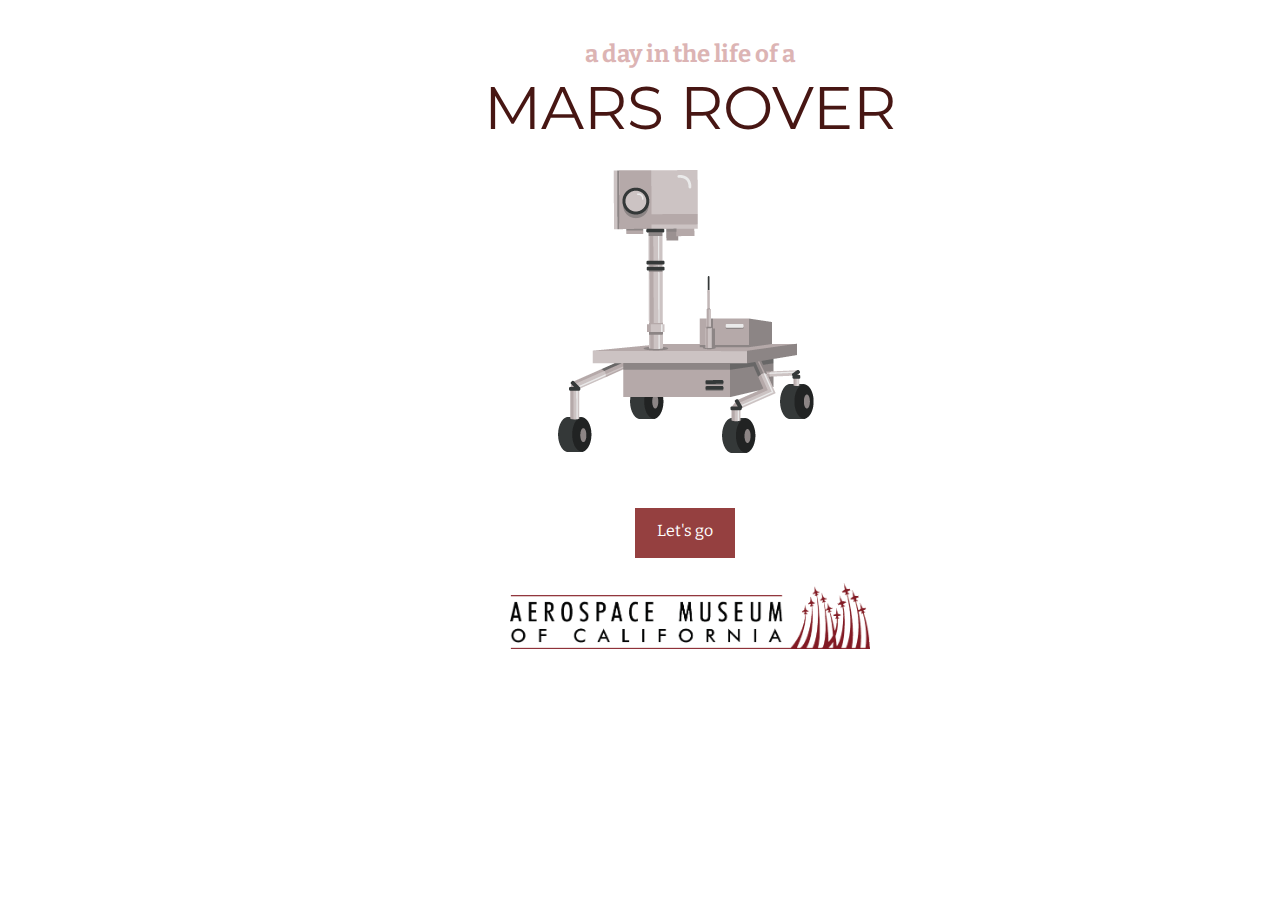
<file: index.html>
<!DOCTYPE html>
<html lang="en"> 

<head>
	<meta charset="UTF-8">
	<title>Explore It!</title>
	<link rel="stylesheet" media="screen and (min-width: 780px)" href="css/screen.css">
	<link rel="stylesheet" media="screen and (min-width: 480px) and (max-width: 780px)" href="css/tablet.css">
	<link rel="stylesheet" media="screen and (max-width: 480px)" href="css/phone.css">
	
<link href='https://fonts.googleapis.com/css?family=Nunito:300,400|Bitter:400,700|Montserrat' rel='stylesheet' type='text/css'></head>

<body>

<section id=main>
	
	<section id=title>
	<h2 id=heading1>a day in the life of a</h2>
	<h1 id=heading2>MARS ROVER</h1>
	</section> 
	
	<img id=rover src="images/mars_rover.gif" alt="illustration of mars rover">
	
	<section id=go>
	<p><a href="rovers/html/rovers.html">Let's go</a></p>
	</section>
	
	<img id=logo src="images/museum_logo.png" alt="Museum's Logo">
</section>

</body>

</html>
</file>
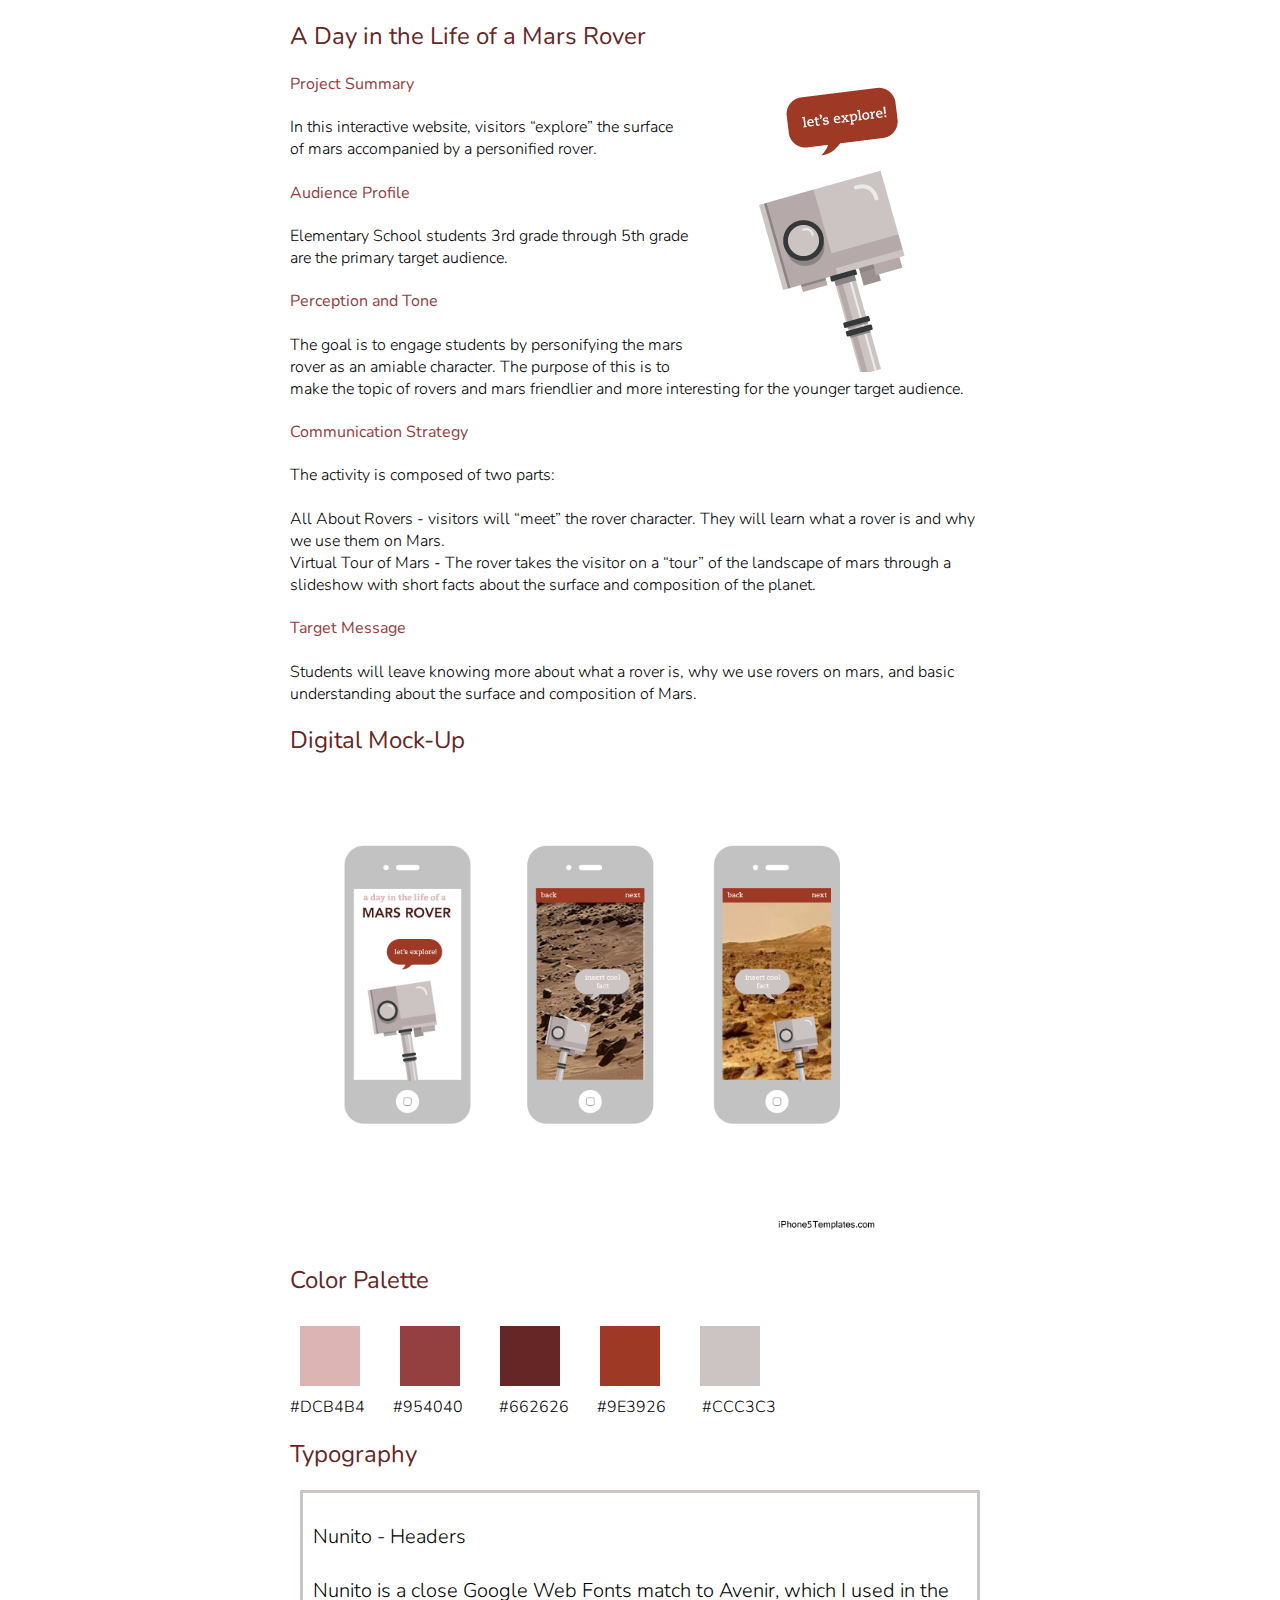
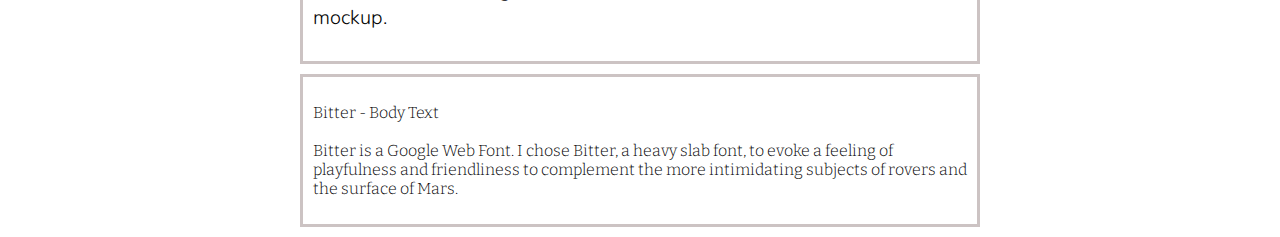
<file: staging/index.html>
<!DOCTYPE html>
<html lang=en>

<head>
<meta charset=UTF-8>
<title>Explore It!</title> 
<link href='https://fonts.googleapis.com/css?family=Bitter|Nunito:400,300' rel='stylesheet' type='text/css'>
</head>

<style>
#main-body {
			width: 700px;
			margin: 0 auto;}
			
h2 {font-family: 'Nunito', sans-serif;
	font-weight: 400;
	color: #662626;}
h4 {font-family: 'Nunito', sans-serif;
	font-weight: 400;
	color: #954040;}
h5 {font-family: 'Nunito', sans-serif;
	font-weight: 400;} 
p {font-family: 'Nunito', sans-serif;
   font-weight: 300;}
   
#box1 {width: 60px;
	   height: 60px;
	   background-color: #DCB4B4;  
	   float: left;
	   margin: 10px;
	   margin-right: 30px;}
	   
#box2 {width: 60px;
	   height: 60px;
	   background-color: #954040;  
	   float: left;
	   margin: 10px;
	   margin-right: 30px;}
	   
#box3 {width: 60px;
	   height: 60px;
	   background-color: #662626;  
	   float: left;
	   margin: 10px;
	   margin-right: 30px;}
	   
#box4 {width: 60px;
	   height: 60px;
	   background-color: #9E3926;  
	   float: left;
	   margin: 10px;
	   margin-right: 30px;}
	   
#box5 {width: 60px;
	   height: 60px;
	   background-color: #CCC3C3;  
	   float: left;
	   margin: 10px;
	   margin-right: 30px;}
	   
#mockup {width: 600px;}

#rover {float: right;}
</style>

<body>
<section id=main-body>
<h2>A Day in the Life of a Mars Rover</h2>

<img id=rover src="images/explore.gif">
<h4>Project Summary</h4>
<p>In this interactive website, visitors “explore” the surface of mars accompanied by a personified rover. 
</p>
<h4>Audience Profile</h4>
<p>Elementary School students 3rd grade through 5th grade are the primary target audience. </p>
<h4>Perception and Tone</h4>
<p>
The goal is to engage students by personifying the mars rover as an amiable character. The purpose of this is to make the topic of rovers and mars friendlier and more interesting for the younger target audience. 
</p>
<h4>Communication Strategy</h4>
<p>
The activity is composed of two parts:
<br></br>
All About Rovers - visitors will “meet” the rover character. They will learn what a rover is and why we use them on Mars.

<br />
Virtual Tour of Mars - The rover takes the visitor on a “tour” of the landscape of mars through a slideshow with short facts about the surface and composition of the planet.  
</p>

<h4>Target Message</h4>
<p>
Students will leave knowing more about what a rover is, why we use rovers on mars, and basic understanding about the surface and composition of Mars.  
</p>

<h2>Digital Mock-Up</h2>

<img id=mockup src="images/iphone_mars.png" alt="Digital Mockup">

<h2>Color Palette</h2>

<section id = box1>
</section> 

<section id = box2>
</section> 

<section id = box3>
</section> 

<section id = box4>
</section> 

<section id = box5>
</section> 

<p style="clear:both;">
#DCB4B4  &nbsp; &nbsp; &nbsp;
#954040 &nbsp; &nbsp; &nbsp; &nbsp;
#662626 &nbsp; &nbsp; &nbsp; 
#9E3926 &nbsp; &nbsp; &nbsp; &nbsp; 
#CCC3C3
</p>

<h2>Typography</h2>


<article style="border-style: solid; border-color: #CCC3C3; padding: 10px; margin: 10px; "> 
<p style="font-family: 'Nunito', sans-serif; font-weight: 300; font-size: 20px;">Nunito - Headers
<br></br>
Nunito is a close Google Web Fonts match to Avenir, which I used in the mockup.
</p>
</article>

<article style="border-style: solid; border-color: #CCC3C3; padding: 10px; margin: 10px; "> 
<p style="font-family: 'Bitter', sans-serif;">Bitter - Body Text
<br></br>
Bitter is a Google Web Font. I chose Bitter, a heavy slab font, to evoke a feeling of playfulness and friendliness to complement the more intimidating subjects of rovers and the surface of Mars. 
</p>
</article>

</section> 

</body>

</html>
</file>
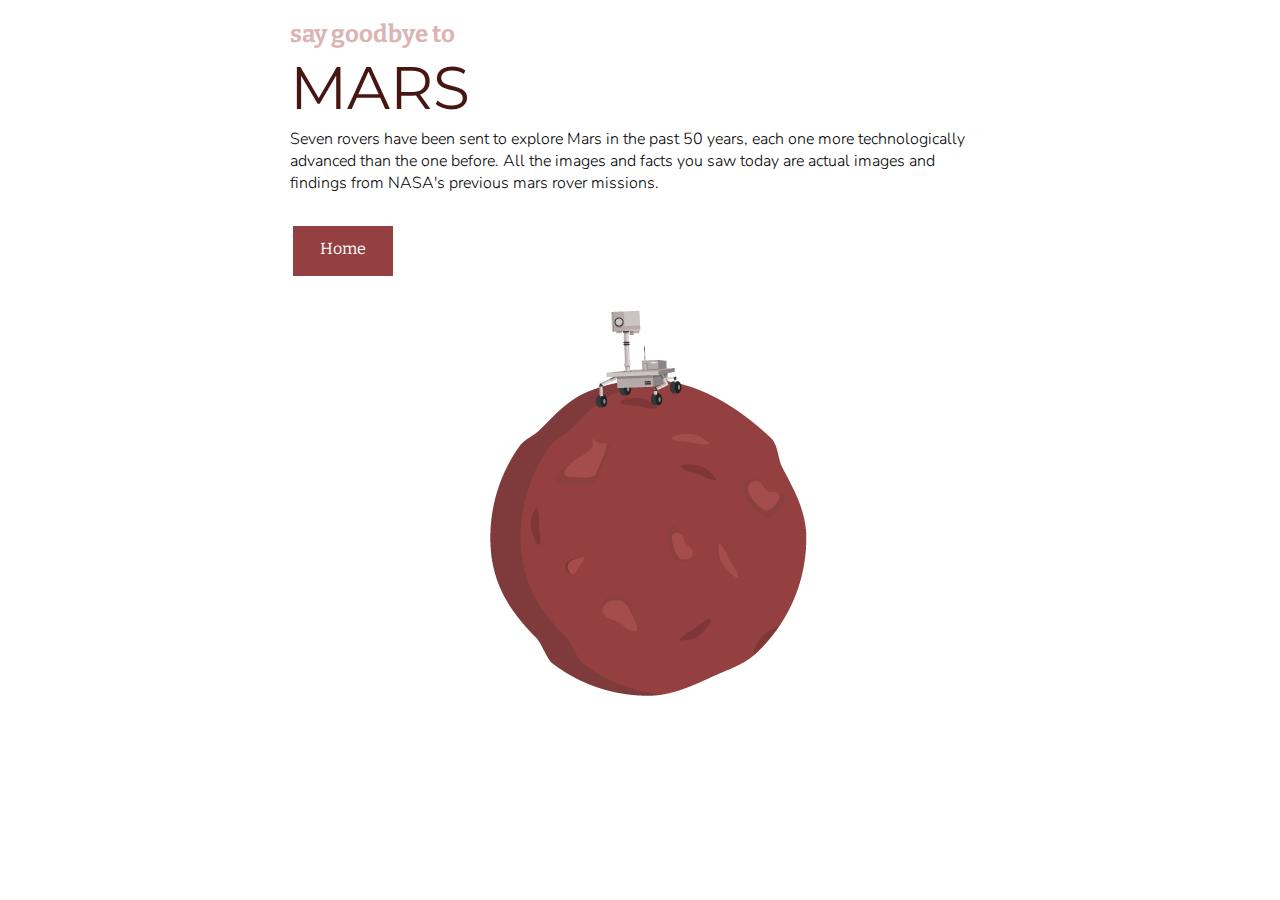
<file: end/html/end.html>
<!DOCTYPE html>
<html lang="en"> 

<head>
	<meta charset="UTF-8">
	<title>Goodbye!</title>
	<link rel="stylesheet" media="screen and (min-width: 780px)" href="../css/screen.css">
	<link rel="stylesheet" media="screen and (min-width: 480px) and (max-width: 780px)" href="../css/tablet.css">
	<link rel="stylesheet" media="screen and (max-width: 480px)" href="../css/phone.css">
	
<link href='https://fonts.googleapis.com/css?family=Nunito:300,400|Bitter:400,700|Montserrat' rel='stylesheet' type='text/css'></head>

<body>

<section id=main>
<h2 id=heading1> say goodbye to </h2>
<h1 id=heading2> MARS </h1>

<p id=description> Seven rovers have been sent to explore Mars in the past 50 years, each one more technologically advanced than the one before. 

All the images and facts you saw today are actual images and findings from NASA's previous mars rover missions. 
</p> 

<img id=planet src="../images/rover_on_mars.png" alt="Rover on the planet">

<section id=go>
	<p><a href="../../index.html">Home</a></p>
</section>

</section>

</body>

</html>
</file>
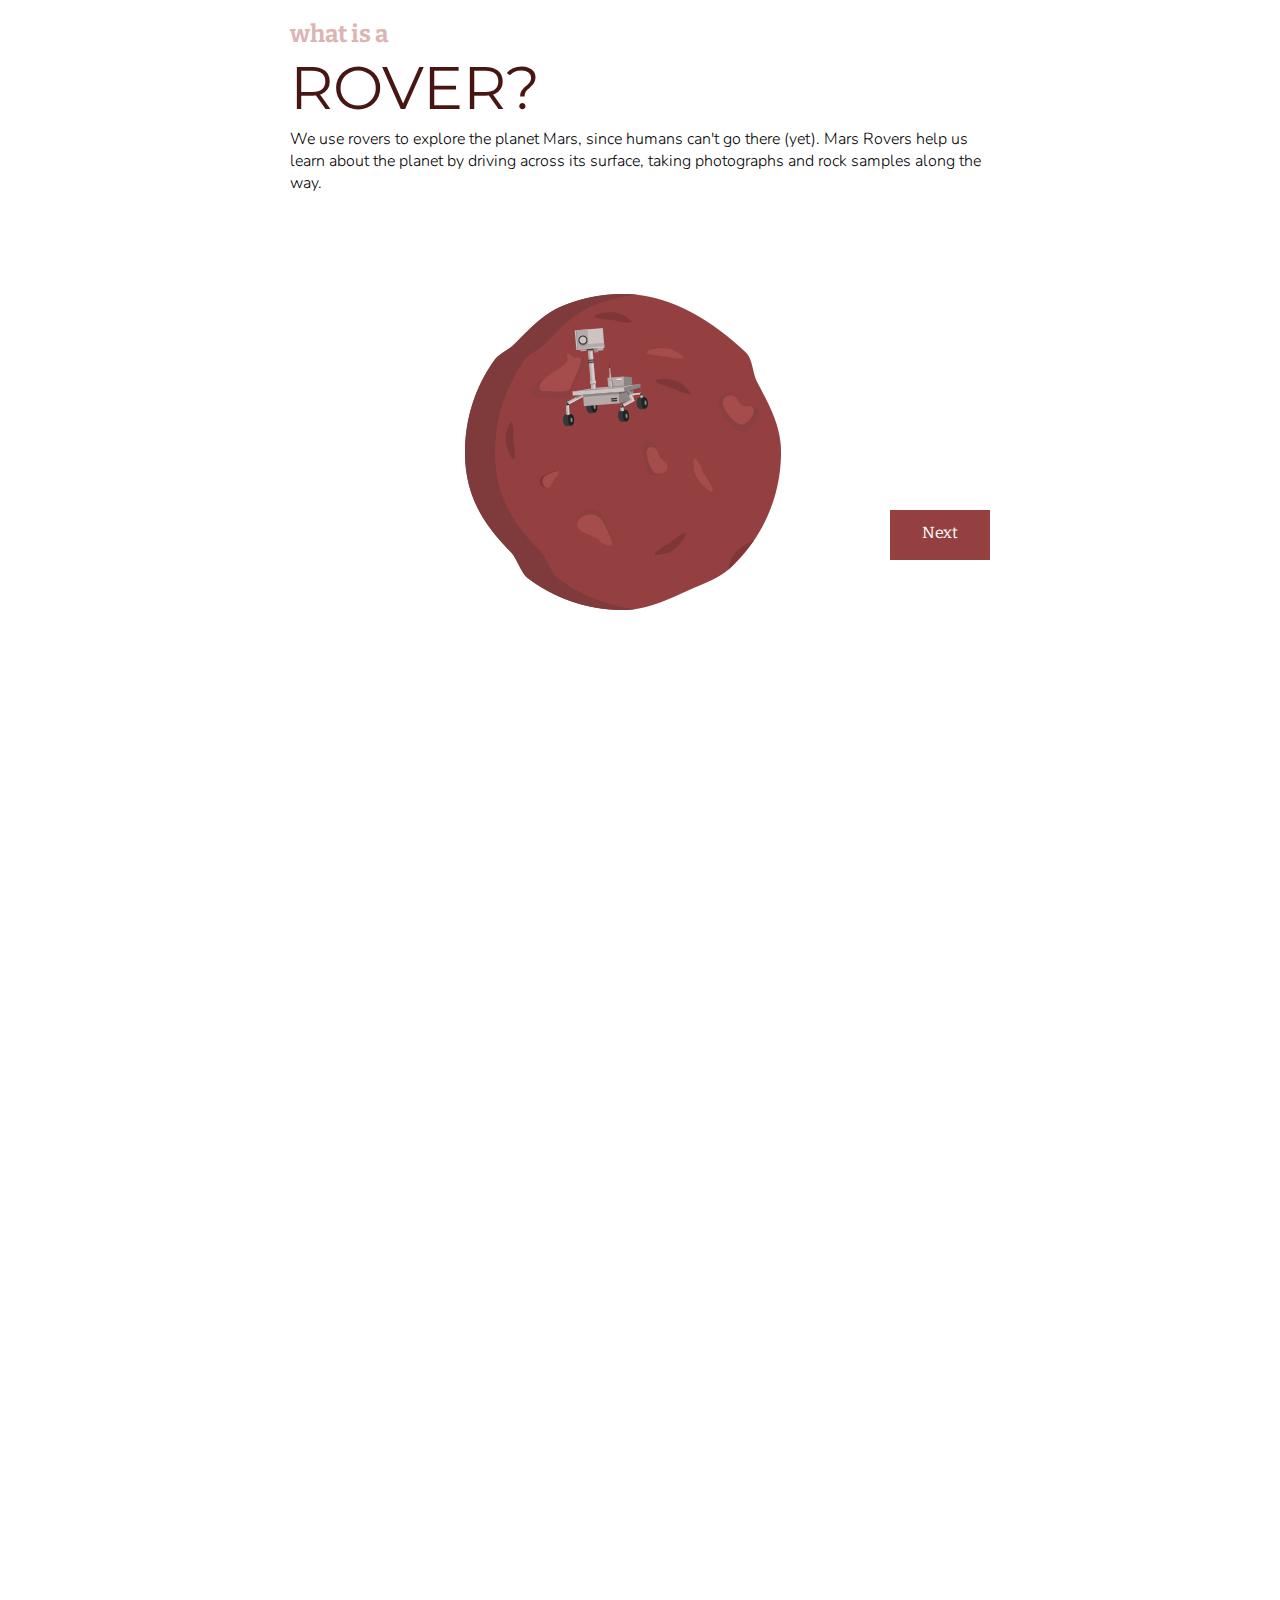
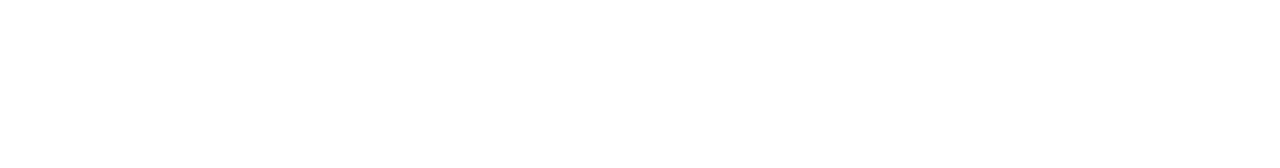
<file: rovers/html/rovers.html>
<!DOCTYPE html>
<html lang="en"> 

<head>
	<meta charset="UTF-8">
	<title>What's a Rover? </title>
	<link rel="stylesheet" media="screen and (min-width: 780px)" href="../css/screen.css">
	<link rel="stylesheet" media="screen and (min-width: 480px) and (max-width: 780px)" href="../css/tablet.css">
	<link rel="stylesheet" media="screen and (max-width: 480px)" href="../css/phone.css">
	
<link href='https://fonts.googleapis.com/css?family=Nunito:300,400|Bitter:400,700|Montserrat' rel='stylesheet' type='text/css'></head>

<body>

<section id=main>
<h2 id=heading1> what is a </h2>
<h1 id=heading2> ROVER? </h1>

<p id=description> We use rovers to explore the planet Mars, since humans can't go there (yet). 

Mars Rovers help us learn about the planet by driving across its surface, taking photographs and rock samples along the way. 
</p> 

<img id=planet src="../images/rover_planet.gif" alt="Rover crossing the planet">

<section id=go>
	<p><a href="../../rovers2/html/rovers2.html">Next</a></p>
</section>

</section>

</body>

</html>
</file>
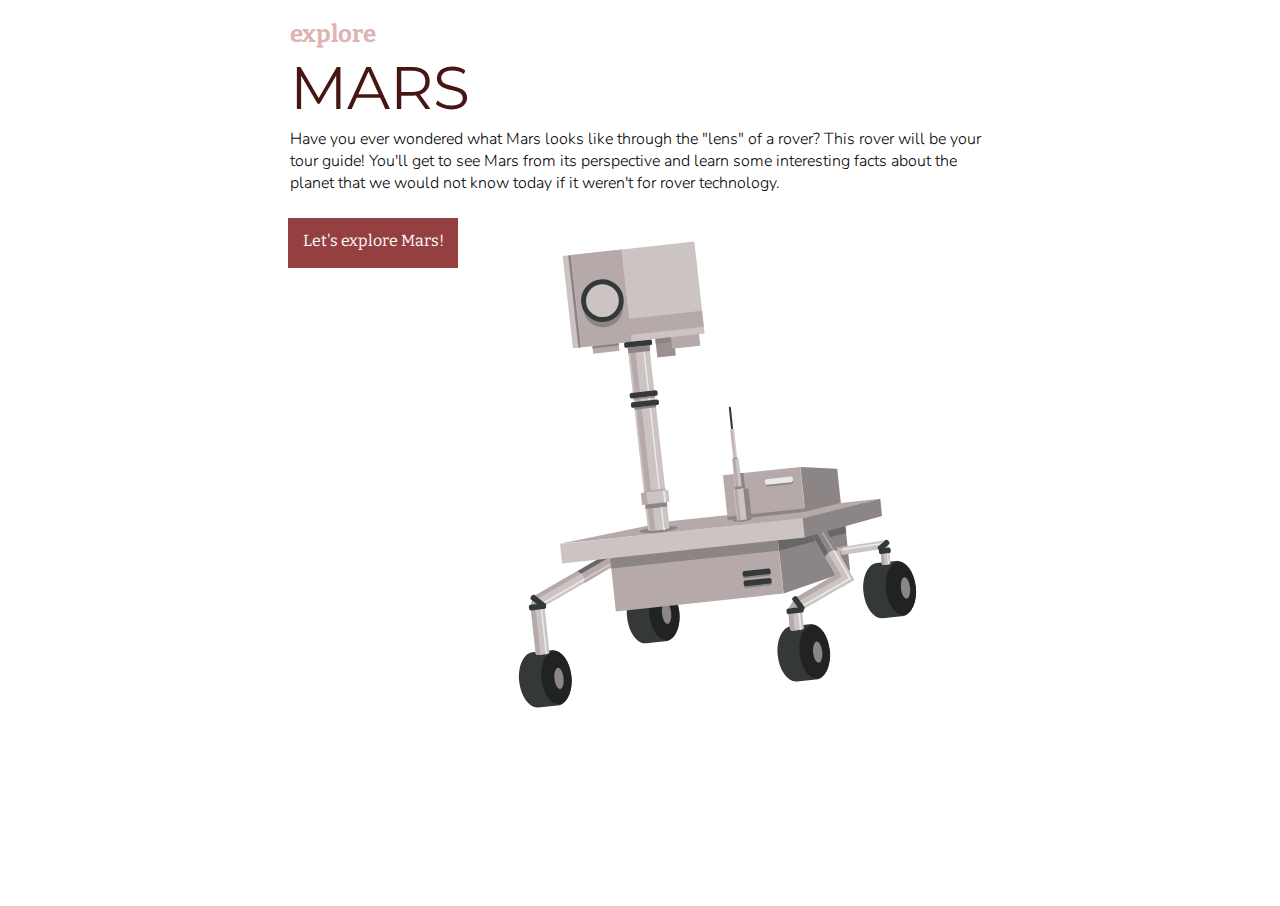
<file: rovers2/html/rovers2.html>
<!DOCTYPE html>
<html lang="en"> 

<head>
	<meta charset="UTF-8">
	<title>Meet a Rover</title>
	<link rel="stylesheet" media="screen and (min-width: 780px)" href="../css/screen.css">
	<link rel="stylesheet" media="screen and (min-width: 480px) and (max-width: 780px)" href="../css/tablet.css">
	<link rel="stylesheet" media="screen and (max-width: 480px)" href="../css/phone.css">
	
<link href='https://fonts.googleapis.com/css?family=Nunito:300,400|Bitter:400,700|Montserrat' rel='stylesheet' type='text/css'></head>

<body>

<section id=main>
<h2 id=heading1>explore</h2>
<h1 id=heading2> MARS </h1>

<p id=description> 
Have you ever wondered what Mars looks like through the "lens" of a rover? This rover will be your tour guide! You'll get to see Mars from its perspective and learn some interesting facts about the planet that we would not know today if it weren't for rover technology.
</p> 


<img id=rover src="../images/mars_rover_tilt.svg" alt="Meet the Rover!">

<section id=go>
	<p><a href="../../tour1/html/tour1.html">Let's explore Mars!</a></p>
</section>

</section>

</body>

</html>
</file>
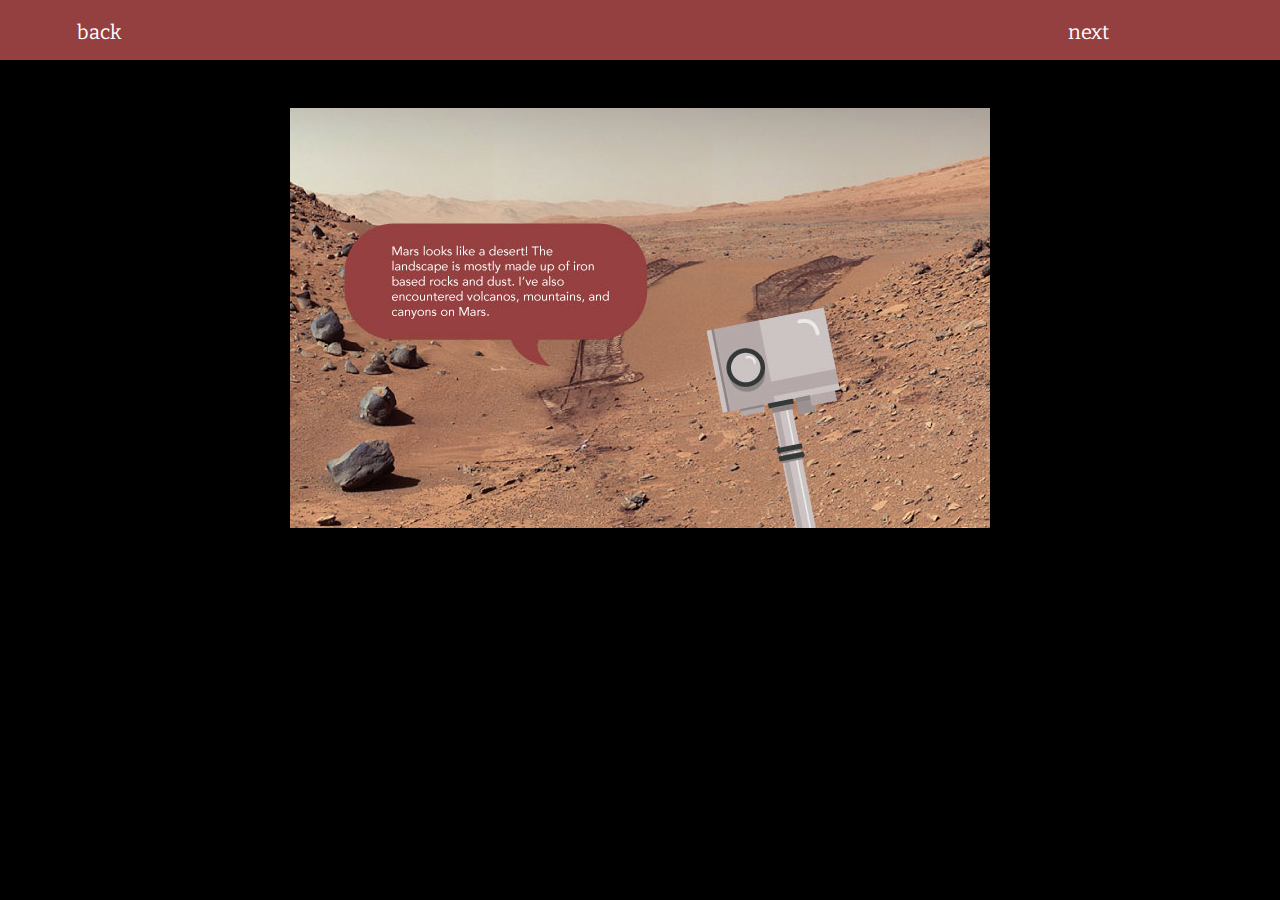
<file: tour1/html/tour1.html>
<!DOCTYPE html>
<html lang="en"> 

<head>
	<meta charset="UTF-8">
	<title>Explore It!</title>
	<link rel="stylesheet" media="screen and (min-width: 780px)" href="../css/screen.css">
	<link rel="stylesheet" media="screen and (min-width: 480px) and (max-width: 780px)" href="../css/tablet.css">
	<link rel="stylesheet" media="screen and (max-width: 480px)" href="../css/phone.css">
	
<link href='https://fonts.googleapis.com/css?family=Nunito:300,400|Bitter:400,700|Montserrat' rel='stylesheet' type='text/css'></head>

<body>

<section id=main>
	
	<section id=bar>
	<p id=back><a href="../../rovers2/html/rovers2.html">back</a></p>
	<p id=next><a href="../../tour2/html/tour2.html">next</a></p>
	</section>
	
	<section id=landscape>
	</section>

		
</section>

</body>

</html>
</file>
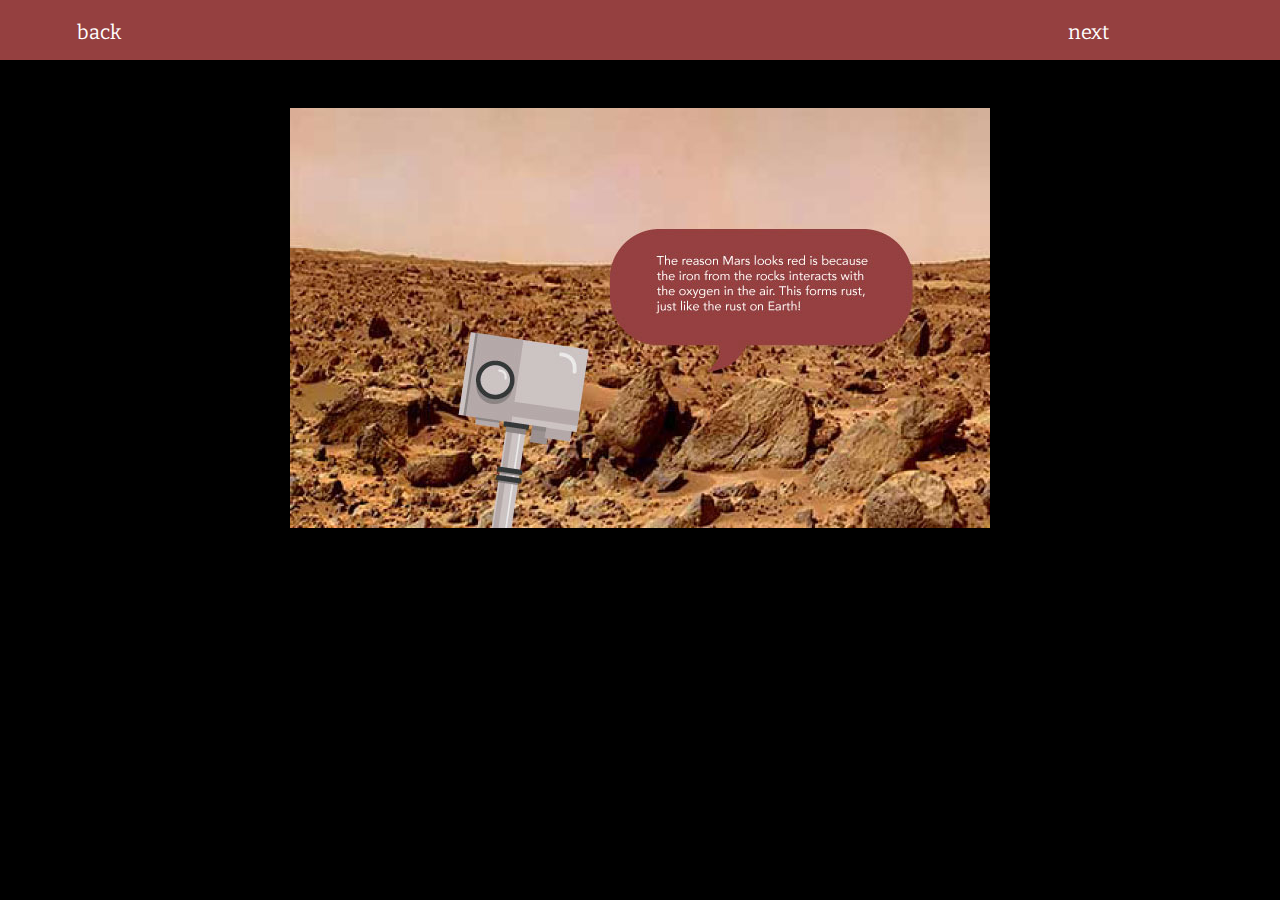
<file: tour2/html/tour2.html>
<!DOCTYPE html>
<html lang="en"> 

<head>
	<meta charset="UTF-8">
	<title>Explore It!</title>
	<link rel="stylesheet" media="screen and (min-width: 780px)" href="../css/screen.css">
	<link rel="stylesheet" media="screen and (min-width: 480px) and (max-width: 780px)" href="../css/tablet.css">
	<link rel="stylesheet" media="screen and (max-width: 480px)" href="../css/phone.css">
	
<link href='https://fonts.googleapis.com/css?family=Nunito:300,400|Bitter:400,700|Montserrat' rel='stylesheet' type='text/css'></head>

<body>

<section id=main>
	
	<section id=bar>
	<p id=back><a href="../../tour1/html/tour1.html">back</a></p>
	<p id=next><a href="../../tour3/html/tour3.html">next</a></p>
	</section>
	
	<section id=landscape>
	</section>
	
	
</section>

</body>

</html>
</file>
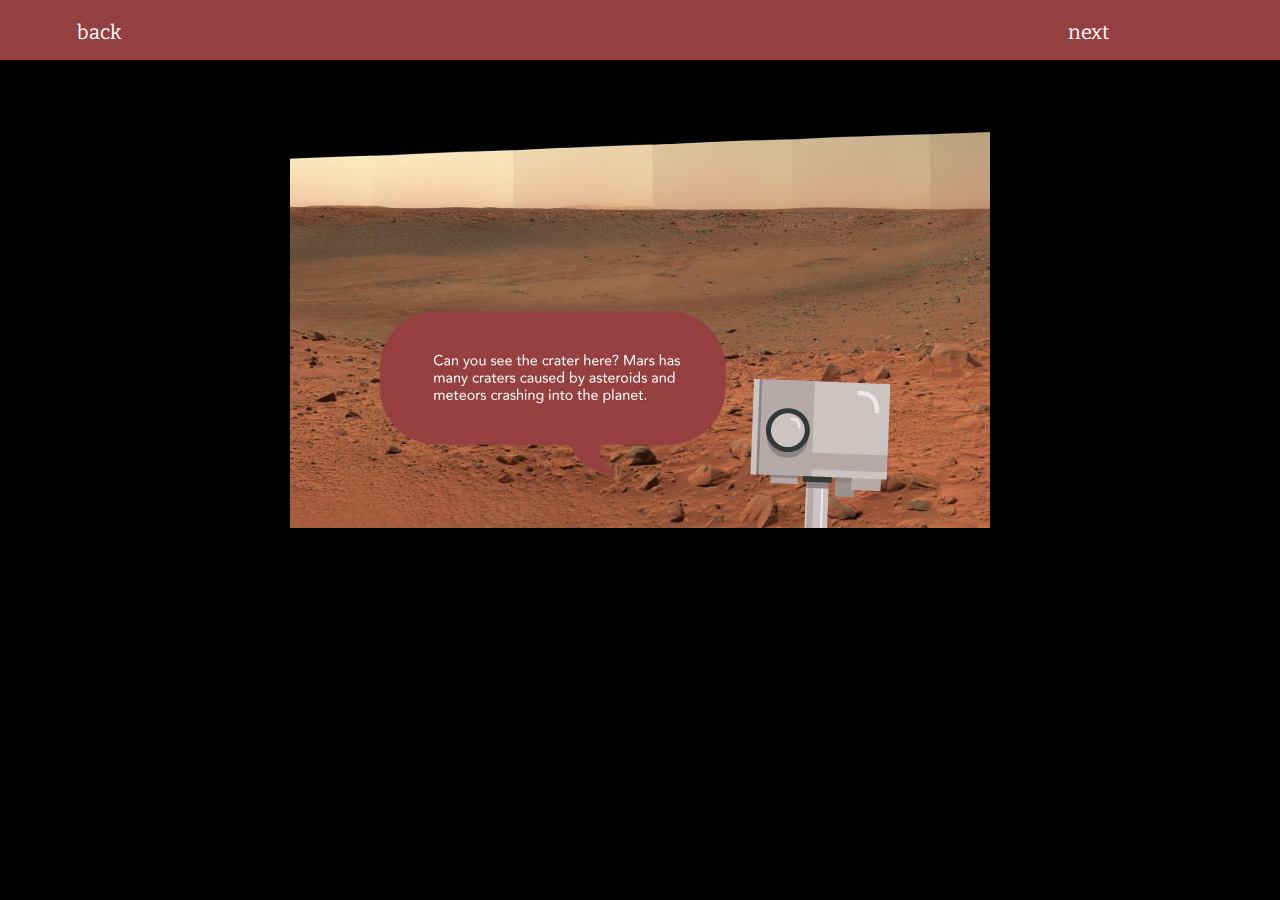
<file: tour3/html/tour3.html>
<!DOCTYPE html>
<html lang="en"> 

<head>
	<meta charset="UTF-8">
	<title>Explore It!</title>
	<link rel="stylesheet" media="screen and (min-width: 780px)" href="../css/screen.css">
	<link rel="stylesheet" media="screen and (min-width: 480px) and (max-width: 780px)" href="../css/tablet.css">
	<link rel="stylesheet" media="screen and (max-width: 480px)" href="../css/phone.css">
	
<link href='https://fonts.googleapis.com/css?family=Nunito:300,400|Bitter:400,700|Montserrat' rel='stylesheet' type='text/css'></head>

<body>

<section id=main>
	
	<section id=bar>
	<p id=back><a href="../../tour2/html/tour2.html">back</a></p>
	<p id=next><a href="../../tour4/html/tour4.html">next</a></p>
	</section>
	
	<section id=landscape>
	</section>

</section>

</body>

</html>
</file>
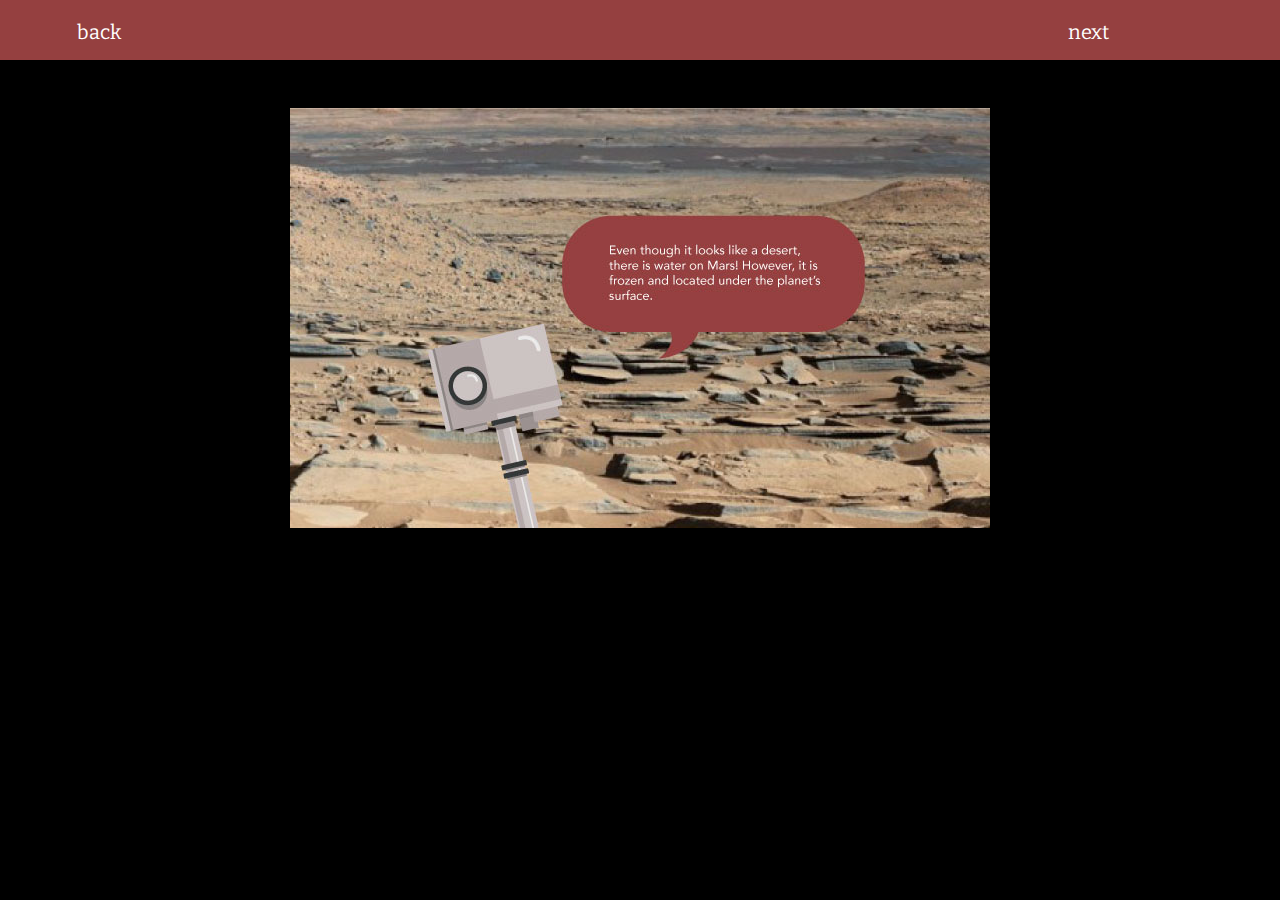
<file: tour4/html/tour4.html>
<!DOCTYPE html>
<html lang="en"> 

<head>
	<meta charset="UTF-8">
	<title>Explore It!</title>
	<link rel="stylesheet" media="screen and (min-width: 780px)" href="../css/screen.css">
	<link rel="stylesheet" media="screen and (min-width: 480px) and (max-width: 780px)" href="../css/tablet.css">
	<link rel="stylesheet" media="screen and (max-width: 480px)" href="../css/phone.css">
	
<link href='https://fonts.googleapis.com/css?family=Nunito:300,400|Bitter:400,700|Montserrat' rel='stylesheet' type='text/css'></head>

<body>

<section id=main>
	
	<section id=bar>
	<p id=back><a href="../../tour3/html/tour3.html">back</a></p>
	<p id=next><a href="../../end/html/end.html">next</a></p>
	</section>
	
	<section id=landscape>
	</section>
		
	
</section>

</body>

</html>
</file>
<file: css/screen.css>
#main {
	width: 600px; 
	margin: 0 auto; 
	}
	
#title {
	position: relative;
	top: 20px;
	width: 700px; 
	
	}

#heading1 {
	font-family: 'Bitter', sans-serif; 
	color: #DCB4B4;
	text-align: center;
	}

#heading2 {
	font-family: 'Montserrat', sans-serif;
	font-weight: 400; 
	font-size: 60px; 
	color: #471613;
	line-height: 0px;
	text-align: center;  
	}
	
#rover {
	position: relative; 
	top: -75px; 
	left: 65px; 
	}
	
#go {
	position: relative;
	top: -200px;
	left: 45px; 
	width: 100px; 
	height: 50px; 
	background-color:  #954040; 
	margin: 0 auto;
}

#go p {
	font-family: 'Bitter', sans-serif; 
	color: white;
	text-align: center; 
	position: relative; 
	top: 13px; 

}


#go a:link {
	color: white;
	text-decoration: none;
}

#go a:visited {
	color: white;
	text-decoration: none;
}

#go a:hover {
	color: white;
	text-decoration: none;
}

#go a:active {
	color: white;
	text-decoration: none;
}


#logo {
	width: 60%;
	position: relative; 
	left: 170px; 
	top: -175px; 
	}
</file>
<file: css/tablet.css>
#main {
	width: 600px; 
	margin: 0 auto; 
	}
	
#title {
	position: relative;
	top: 20px;
	width: 700px; 
	
	}

#heading1 {
	font-family: 'Bitter', sans-serif; 
	color: #DCB4B4;
	text-align: center;
	}

#heading2 {
	font-family: 'Montserrat', sans-serif;
	font-weight: 400; 
	font-size: 60px; 
	color: #471613;
	line-height: 0px;
	text-align: center;  
	}
	
#rover {
	position: relative; 
	top: -75px; 
	left: 65px; 
	}
	
#go {
	position: relative;
	top: -200px;
	left: 45px; 
	width: 100px; 
	height: 50px; 
	background-color:  #954040; 
	margin: 0 auto;
}

#go p {
	font-family: 'Bitter', sans-serif; 
	color: white;
	text-align: center; 
	position: relative; 
	top: 13px; 

}

#go a:link {
	color: white;
	text-decoration: none;
}

#go a:visited {
	color: white;
	text-decoration: none;
}

#go a:hover {
	color: white;
	text-decoration: none;
}

#go a:active {
	color: white;
	text-decoration: none;
}

#logo {
	width: 60%;
	position: relative; 
	left: 165px; 
	top: -175px; 
	}
</file>
<file: css/phone.css>
#main {
	width: 400px; 
	margin: 0 auto; 
	}
	
#title {
	width: 400px; 
	}

#heading1 {
	font-family: 'Bitter', sans-serif; 
	color: #DCB4B4;
	text-align: center;
	font-size: 30px; 
	}

#heading2 {
	font-family: 'Montserrat', sans-serif;
	font-weight: 400; 
	font-size: 50px; 
	color: #471613;
	line-height: 0px;
	text-align: center;  
	}
	
#rover {
	position: relative;
	top: -75px;  
	left: -75px; 
		}
	
#go {
	position: relative;
	top: -225px; 
	width: 100px; 
	height: 50px; 
	background-color:  #954040; 
	margin: 0 auto;
}

#go p {
	font-family: 'Bitter', sans-serif; 
	color: white;
	text-align: center; 
	position: relative; 
	top: 13px; 

}


#go a:link {
	color: white;
	text-decoration: none;
}

#go a:visited {
	color: white;
	text-decoration: none;
}

#go a:hover {
	color: white;
	text-decoration: none;
}

#go a:active {
	color: white;
	text-decoration: none;
}




#logo {
	width: 60%;
	position: relative; 
	left: 80px; 
	top: -215px; 
	}
</file>
<file: end/css/screen.css>
#main {
	width: 700px; 
	margin: 0 auto; 
	}
	
#title {
	width: 700px; 
	}

#heading1 {
	font-family: 'Bitter', sans-serif; 
	color: #DCB4B4;
	}

#heading2 {
	font-family: 'Montserrat', sans-serif;
	font-weight: 400; 
	font-size: 60px; 
	color: #471613;
	line-height: 0px; 
	}
	
#description {
	font-family: 'Nunito', sans-serif;
	font-weight: 300; 
}

#planet {
  position:relative;
  left: 200px; 
  top: 100px;
}

#go {
	position: relative;
	top: -390px;
	left: -297px; 
	width: 100px; 
	height: 50px; 
	background-color:  #954040; 
	margin: 0 auto;
}

#go p {
	font-family: 'Bitter', sans-serif; 
	color: white;
	text-align: center; 
	position: relative; 
	top: 13px; 

}


#go a:link {
	color: white;
	text-decoration: none;
}

#go a:visited {
	color: white;
	text-decoration: none;
}

#go a:hover {
	color: white;
	text-decoration: none;
}

#go a:active {
	color: white;
	text-decoration: none;
}
</file>
<file: end/css/tablet.css>
#main {
	width: 480px; 
	margin: 0 auto; 
	}
	
#title {
	width: 700px; 
	}

#heading1 {
	font-family: 'Bitter', sans-serif; 
	color: #DCB4B4;
	}

#heading2 {
	font-family: 'Montserrat', sans-serif;
	font-weight: 400; 
	font-size: 60px; 
	color: #471613;
	line-height: 0px; 
	}
	
#description {
	font-family: 'Nunito', sans-serif;
	font-weight: 300; 
}

#planet {
  position:relative;
  left: 70px; 
  top: 100px;
}

#go {
	position: relative;
	top: -400px;
	left: -190px; 
	width: 100px; 
	height: 50px; 
	background-color:  #954040; 
	margin: 0 auto;
}

#go p {
	font-family: 'Bitter', sans-serif; 
	color: white;
	text-align: center; 
	position: relative; 
	top: 13px; 

}


#go a:link {
	color: white;
	text-decoration: none;
}

#go a:visited {
	color: white;
	text-decoration: none;
}

#go a:hover {
	color: white;
	text-decoration: none;
}

#go a:active {
	color: white;
	text-decoration: none;
}
</file>
<file: end/css/phone.css>
#main {
	width: 360px; 
	margin: 0 auto; 
	}
	
#title {
	width: 700px; 
	}

#heading1 {
	font-family: 'Bitter', sans-serif; 
	color: #DCB4B4;
	}

#heading2 {
	font-family: 'Montserrat', sans-serif;
	font-weight: 400; 
	font-size: 60px; 
	color: #471613;
	line-height: 0px; 
	}
	
#description {
	font-family: 'Nunito', sans-serif;
	font-weight: 300; 
}

#planet {
  position:relative;
  left: 15px; 
  top: 100px;
}

#go {
	position: relative;
	top: -400px;
	left: -130px; 
	width: 100px; 
	height: 50px; 
	background-color:  #954040; 
	margin: 0 auto;
}

#go p {
	font-family: 'Bitter', sans-serif; 
	color: white;
	text-align: center; 
	position: relative; 
	top: 13px; 

}


#go a:link {
	color: white;
	text-decoration: none;
}

#go a:visited {
	color: white;
	text-decoration: none;
}

#go a:hover {
	color: white;
	text-decoration: none;
}

#go a:active {
	color: white;
	text-decoration: none;
}
</file>
<file: rovers/css/screen.css>
#main {
	width: 700px; 
	margin: 0 auto; 
	}
	
#title {
	width: 700px; 
	}

#heading1 {
	font-family: 'Bitter', sans-serif; 
	color: #DCB4B4;
	}

#heading2 {
	font-family: 'Montserrat', sans-serif;
	font-weight: 400; 
	font-size: 60px; 
	color: #471613;
	line-height: 0px; 
	}
	
#description {
	font-family: 'Nunito', sans-serif;
	font-weight: 300; 
}

#planet {
  position:relative;
  left: -350px; 
  top: -350px;
}

#go {
	position: relative;
	top: -1200px;
	left: 300px; 
	width: 100px; 
	height: 50px; 
	background-color:  #954040; 
	margin: 0 auto;
}

#go p {
	font-family: 'Bitter', sans-serif; 
	color: white;
	text-align: center; 
	position: relative; 
	top: 13px; 

}


#go a:link {
	color: white;
	text-decoration: none;
}

#go a:visited {
	color: white;
	text-decoration: none;
}

#go a:hover {
	color: white;
	text-decoration: none;
}

#go a:active {
	color: white;
	text-decoration: none;
}
</file>
<file: rovers/css/tablet.css>
#main {
	width: 480px; 
	margin: 0 auto; 
	}
	
#title {
	width: 700px; 
	}

#heading1 {
	font-family: 'Bitter', sans-serif; 
	color: #DCB4B4;
	}

#heading2 {
	font-family: 'Montserrat', sans-serif;
	font-weight: 400; 
	font-size: 60px; 
	color: #471613;
	line-height: 0px; 
	}
	
#description {
	font-family: 'Nunito', sans-serif;
	font-weight: 300; 
}

#planet {
  position:relative;
  left: -450px; 
  top: -400px;
}

#go {
	position: relative;
	top: -1200px;
	left: 200px; 
	width: 100px; 
	height: 50px; 
	background-color:  #954040; 
	margin: 0 auto;
}

#go p {
	font-family: 'Bitter', sans-serif; 
	color: white;
	text-align: center; 
	position: relative; 
	top: 13px; 

}


#go a:link {
	color: white;
	text-decoration: none;
}

#go a:visited {
	color: white;
	text-decoration: none;
}

#go a:hover {
	color: white;
	text-decoration: none;
}

#go a:active {
	color: white;
	text-decoration: none;
}
</file>
<file: rovers/css/phone.css>
#main {
	width: 360px; 
	margin: 0 auto; 
	}
	
#title {
	width: 700px; 
	}

#heading1 {
	font-family: 'Bitter', sans-serif; 
	color: #DCB4B4;
	}

#heading2 {
	font-family: 'Montserrat', sans-serif;
	font-weight: 400; 
	font-size: 60px; 
	color: #471613;
	line-height: 0px; 
	}
	
#description {
	font-family: 'Nunito', sans-serif;
	font-weight: 300; 
}

#planet {
  position:relative;
  left: -500px; 
  top: -400px;
}

#go {
	position: relative;
	top: -1110px;
	left: -10px; 
	width: 100px; 
	height: 50px; 
	background-color:  #954040; 
	margin: 0 auto;
}

#go p {
	font-family: 'Bitter', sans-serif; 
	color: white;
	text-align: center; 
	position: relative; 
	top: 13px; 

}


#go a:link {
	color: white;
	text-decoration: none;
}

#go a:visited {
	color: white;
	text-decoration: none;
}

#go a:hover {
	color: white;
	text-decoration: none;
}

#go a:active {
	color: white;
	text-decoration: none;
}
</file>
<file: rovers2/css/screen.css>
#main {
	width: 700px; 
	margin: 0 auto; 
	}
	
#title {
	width: 700px; 
	}

#heading1 {
	font-family: 'Bitter', sans-serif; 
	color: #DCB4B4;
	}

#heading2 {
	font-family: 'Montserrat', sans-serif;
	font-weight: 400; 
	font-size: 60px; 
	color: #471613;
	line-height: 0px; 
	}
	
#description {
	font-family: 'Nunito', sans-serif;
	font-weight: 300; 
}

#rover {
  position:relative;
  width: 500px;
  left: 160px; 
  top: -50px;
}

#go {
	position: relative;
	top: -630px;
	left: -267px; 
	width: 170px; 
	height: 50px; 
	background-color:  #954040; 
	margin: 0 auto;
}

#go p {
	font-family: 'Bitter', sans-serif; 
	color: white;
	text-align: center; 
	position: relative; 
	top: 13px; 

}


#go a:link {
	color: white;
	text-decoration: none;
}

#go a:visited {
	color: white;
	text-decoration: none;
}

#go a:hover {
	color: white;
	text-decoration: none;
}

#go a:active {
	color: white;
	text-decoration: none;
}
</file>
<file: rovers2/css/tablet.css>
#main {
	width: 480px; 
	margin: 0 auto; 
	}
	
#title {
	width: 700px; 
	}

#heading1 {
	font-family: 'Bitter', sans-serif; 
	color: #DCB4B4;
	}

#heading2 {
	font-family: 'Montserrat', sans-serif;
	font-weight: 400; 
	font-size: 60px; 
	color: #471613;
	line-height: 0px; 
	}
	
#description {
	font-family: 'Nunito', sans-serif;
	font-weight: 300; 
}

#planet {
  position:relative;
  left: -450px; 
  top: -400px;
}

#go {
	position: relative;
	top: -1200px;
	left: 200px; 
	width: 100px; 
	height: 50px; 
	background-color:  #954040; 
	margin: 0 auto;
}

#go p {
	font-family: 'Bitter', sans-serif; 
	color: white;
	text-align: center; 
	position: relative; 
	top: 13px; 

}


#go a:link {
	color: white;
	text-decoration: none;
}

#go a:visited {
	color: white;
	text-decoration: none;
}

#go a:hover {
	color: white;
	text-decoration: none;
}

#go a:active {
	color: white;
	text-decoration: none;
}
</file>
<file: rovers2/css/phone.css>
#main {
	width: 360px; 
	margin: 0 auto; 
	}
	
#title {
	width: 700px; 
	}

#heading1 {
	font-family: 'Bitter', sans-serif; 
	color: #DCB4B4;
	}

#heading2 {
	font-family: 'Montserrat', sans-serif;
	font-weight: 400; 
	font-size: 60px; 
	color: #471613;
	line-height: 0px; 
	}
	
#description {
	font-family: 'Nunito', sans-serif;
	font-weight: 300; 
}

#planet {
  position:relative;
  left: -500px; 
  top: -400px;
}

#go {
	position: relative;
	top: -1110px;
	left: -10px; 
	width: 100px; 
	height: 50px; 
	background-color:  #954040; 
	margin: 0 auto;
}

#go p {
	font-family: 'Bitter', sans-serif; 
	color: white;
	text-align: center; 
	position: relative; 
	top: 13px; 

}


#go a:link {
	color: white;
	text-decoration: none;
}

#go a:visited {
	color: white;
	text-decoration: none;
}

#go a:hover {
	color: white;
	text-decoration: none;
}

#go a:active {
	color: white;
	text-decoration: none;
}
</file>
<file: tour1/css/screen.css>
#bar {
	position: absolute; 
	top: 0; 
	left: 0; 
	width: 100%;  
	height: 60px; 
	background-color: #954040;
}

#back {
	position: relative;  
	left: 6%; 
	font-family: 'Bitter', sans-serif; 
	float: left; 
	font-size: 20px; 
	}

#next {
	font-family: 'Bitter', sans-serif;
	position: relative; 
	left: 80%; 
	font-size: 20px; 
	}

#description {
	font-family: 'Nunito', sans-serif;
	font-weight: 300; 
	z-index: 10;
}

a:link {
	color: white;
	text-decoration: none;
}

a:visited {
	color: white;
	text-decoration: none;
}

a:hover {
	color: white;
	text-decoration: none;
}

a:active {
	color: white;
	text-decoration: none;
}

#rover {
	position: relative; 
	left: 60%; 
	top: 280px; 
	width: 900px; 
} 

body {
	background-color: black; 
	}
	
#landscape {
	position: relative;
	top: 100px;  
	width: 700px;
	height: 420px;
	margin: 0 auto; 
	background-image: url(../images/postcard_1_large.jpg);
	background-repeat: no-repeat; 
}
</file>
<file: tour1/css/tablet.css>
body {
	height: 1024px;
	}

#bar {
	position: absolute; 
	top: 0; 
	left: 0; 
	width: 100%;  
	height: 60px; 
	background-color: #954040;
}

#back {
	position: relative;  
	left: 6%; 
	font-family: 'Bitter', sans-serif; 
	float: left; 
	font-size: 20px; 
	}

#next {
	font-family: 'Bitter', sans-serif;
	position: relative; 
	left: 80%; 
	font-size: 20px; 
	}

#description {
	font-family: 'Nunito', sans-serif;
	font-weight: 300; 
}

a:link {
	color: white;
	text-decoration: none;
}

a:visited {
	color: white;
	text-decoration: none;
}

a:hover {
	color: white;
	text-decoration: none;
}

a:active {
	color: white;
	text-decoration: none;
}

#rover {
	position: relative; 
	left: 37%; 
	top: 620px; 
	width: 1000px; 
} 

body {
	background-color: black;
	}

#landscape {
	position: relative; 
	top: 100px; 
	width: 500px; 
	height: 300px; 
	margin: 0 auto; 
	background-image: url(../images/postcard_1.jpg);
}
</file>
<file: tour1/css/phone.css>
body {
	height: 700px; 
	}

#main {
	width: 100%; 
	height: 400px; 
	}
	
#bar {
	position: absolute; 
	top: 0; 
	left: 0; 
	width: 100%;  
	height: 60px; 
	background-color: #954040;
}

#back {
	position: relative;  
	left: 8%; 
	font-family: 'Bitter', sans-serif; 
	float: left; 
	font-size: 20px; 
	}

#next {
	font-family: 'Bitter', sans-serif;
	position: relative; 
	left: 70%; 
	font-size: 20px; 
	}

#description {
	font-family: 'Nunito', sans-serif;
	font-weight: 300; 
}

a:link {
	color: white;
	text-decoration: none;
}

a:visited {
	color: white;
	text-decoration: none;
}

a:hover {
	color: white;
	text-decoration: none;
}

a:active {
	color: white;
	text-decoration: none;
}
	
#rover {
	position: absolute; 
	left: 38%; 
	top: 60%; 
	width: 700px; 
	z-index: 1;
} 

body {
	background-color: black; 
	} 

#landscape {
	position: relative; 
	top: 100px; 
	width: 100%;
	height: 100%;
	margin: 0 auto; 
	background-image: url(../images/postcard_1.jpg);
	background-repeat: no-repeat;  
}
</file>
<file: tour2/css/screen.css>
#bar {
	position: absolute; 
	top: 0; 
	left: 0; 
	width: 100%;  
	height: 60px; 
	background-color: #954040;
}

#back {
	position: relative;  
	left: 6%; 
	font-family: 'Bitter', sans-serif; 
	float: left; 
	font-size: 20px; 
	}

#next {
	font-family: 'Bitter', sans-serif;
	position: relative; 
	left: 80%; 
	font-size: 20px; 
	}

a:link {
	color: white;
	text-decoration: none;
}

a:visited {
	color: white;
	text-decoration: none;
}

a:hover {
	color: white;
	text-decoration: none;
}

a:active {
	color: white;
	text-decoration: none;
}

#rover {
	position: relative; 
	left: 60%; 
	top: 280px; 
	width: 900px; 
} 

body {
	background-color: black; 
	} 
	
#landscape {
	position: relative; 
	top: 100px; 
	width: 700px; 
	height: 420px; 
	margin: 0 auto; 
	background-image: url(../images/postcard_2_large.jpg);
	background-repeat: no-repeat; 
}
</file>
<file: tour2/css/tablet.css>
body {
	height: 1024px;
	}

#bar {
	position: absolute; 
	top: 0; 
	left: 0; 
	width: 100%;  
	height: 60px; 
	background-color: #954040;
}

#back {
	position: relative;  
	left: 6%; 
	font-family: 'Bitter', sans-serif; 
	float: left; 
	font-size: 20px; 
	}

#next {
	font-family: 'Bitter', sans-serif;
	position: relative; 
	left: 80%; 
	font-size: 20px; 
	}


a:link {
	color: white;
	text-decoration: none;
}

a:visited {
	color: white;
	text-decoration: none;
}

a:hover {
	color: white;
	text-decoration: none;
}

a:active {
	color: white;
	text-decoration: none;
}

#rover {
	position: relative; 
	left: 37%; 
	top: 620px; 
	width: 1000px; 
} 
body {
	background-color: black; 
	} 
	
#landscape {
	position: relative; 
	top: 100px; 
	width: 500px; 
	height: 300px; 
	margin: 0 auto; 
	background-image: url(../images/postcard_2.jpg);
	background-repeat: no-repeat; 
}
</file>
<file: tour2/css/phone.css>
body {
	height: 700px; 
	}

#main {
	width: 100%; 
	height: 400px; 
	}
	
#bar {
	position: absolute; 
	top: 0; 
	left: 0; 
	width: 100%;  
	height: 60px; 
	background-color: #954040;
}

#back {
	position: relative;  
	left: 8%; 
	font-family: 'Bitter', sans-serif; 
	float: left; 
	font-size: 20px; 
	}

#next {
	font-family: 'Bitter', sans-serif;
	position: relative; 
	left: 70%; 
	font-size: 20px; 
	}

a:link {
	color: white;
	text-decoration: none;
}

a:visited {
	color: white;
	text-decoration: none;
}

a:hover {
	color: white;
	text-decoration: none;
}

a:active {
	color: white;
	text-decoration: none;
}
	
#rover {
	position: absolute; 
	left: 38%; 
	top: 60%; 
	width: 700px; 
	z-index: 1;
} 

body {
	background-color: black; 
	} 

#landscape {
	position: relative; 
	top: 100px; 
	width: 100%;
	height: 100%;
	margin: 0 auto; 
	background-image: url(../images/postcard_2.jpg);
	background-repeat: no-repeat;  
}
</file>
<file: tour3/css/screen.css>
#bar {
	position: absolute; 
	top: 0; 
	left: 0; 
	width: 100%;  
	height: 60px; 
	background-color: #954040;
}

#back {
	position: relative;  
	left: 6%; 
	font-family: 'Bitter', sans-serif; 
	float: left; 
	font-size: 20px; 
	}

#next {
	font-family: 'Bitter', sans-serif;
	position: relative; 
	left: 80%; 
	font-size: 20px; 
	}

a:link {
	color: white;
	text-decoration: none;
}

a:visited {
	color: white;
	text-decoration: none;
}

a:hover {
	color: white;
	text-decoration: none;
}

a:active {
	color: white;
	text-decoration: none;
}

#rover {
	position: relative; 
	left: 60%; 
	top: 280px; 
	width: 900px; 
} 

body {
	background-color: black; 
	} 
	
#landscape {
	position: relative; 
	top: 100px; 
	width: 700px; 
	height: 420px; 
	margin: 0 auto; 
	background-image: url(../images/postcard_3_large.jpg);
	background-repeat: no-repeat; 
}
</file>
<file: tour3/css/tablet.css>
body {
	height: 1024px;
	}

#bar {
	position: absolute; 
	top: 0; 
	left: 0; 
	width: 100%;  
	height: 60px; 
	background-color: #954040;
}

#back {
	position: relative;  
	left: 6%; 
	font-family: 'Bitter', sans-serif; 
	float: left; 
	font-size: 20px; 
	}

#next {
	font-family: 'Bitter', sans-serif;
	position: relative; 
	left: 80%; 
	font-size: 20px; 
	}


a:link {
	color: white;
	text-decoration: none;
}

a:visited {
	color: white;
	text-decoration: none;
}

a:hover {
	color: white;
	text-decoration: none;
}

a:active {
	color: white;
	text-decoration: none;
}

#rover {
	position: relative; 
	left: 37%; 
	top: 620px; 
	width: 1000px; 
} 

body {
	background-color: black; 
	} 
	
#landscape {
	position: relative; 
	top: 100px; 
	width: 500px; 
	height: 300px; 
	margin: 0 auto; 
	background-image: url(../images/postcard_3.jpg);
	background-repeat: no-repeat; 
}
</file>
<file: tour3/css/phone.css>
body {
	height: 700px; 
	}

#main {
	width: 100%; 
	height: 400px; 
	}
	
#bar {
	position: absolute; 
	top: 0; 
	left: 0; 
	width: 100%;  
	height: 60px; 
	background-color: #954040;
}

#back {
	position: relative;  
	left: 8%; 
	font-family: 'Bitter', sans-serif; 
	float: left; 
	font-size: 20px; 
	}

#next {
	font-family: 'Bitter', sans-serif;
	position: relative; 
	left: 70%; 
	font-size: 20px; 
	}

a:link {
	color: white;
	text-decoration: none;
}

a:visited {
	color: white;
	text-decoration: none;
}

a:hover {
	color: white;
	text-decoration: none;
}

a:active {
	color: white;
	text-decoration: none;
}
	
#rover {
	position: absolute; 
	left: 38%; 
	top: 60%; 
	width: 700px; 
	z-index: 1;
} 

body {
	background-color: black; 
	} 

#landscape {
	position: relative; 
	top: 100px; 
	width: 100%;
	height: 100%;
	margin: 0 auto; 
	background-image: url(../images/postcard_3.jpg);
	background-repeat: no-repeat;  
}
</file>
<file: tour4/css/screen.css>
#bar {
	position: absolute; 
	top: 0; 
	left: 0; 
	width: 100%;  
	height: 60px; 
	background-color: #954040;
}

#back {
	position: relative;  
	left: 6%; 
	font-family: 'Bitter', sans-serif; 
	float: left; 
	font-size: 20px; 
	}

#next {
	font-family: 'Bitter', sans-serif;
	position: relative; 
	left: 80%; 
	font-size: 20px; 
	}

a:link {
	color: white;
	text-decoration: none;
}

a:visited {
	color: white;
	text-decoration: none;
}

a:hover {
	color: white;
	text-decoration: none;
}

a:active {
	color: white;
	text-decoration: none;
}

body {
	background-color: black; 
	} 
	
#landscape {
	position: relative; 
	top: 100px; 
	width: 700px; 
	height: 420px; 
	margin: 0 auto; 
	background-image: url(../images/postcard_4_large.jpg);
	background-repeat: no-repeat; 
}
</file>
<file: tour4/css/tablet.css>
body {
	height: 1024px;
	}

#bar {
	position: absolute; 
	top: 0; 
	left: 0; 
	width: 100%;  
	height: 60px; 
	background-color: #954040;
}

#back {
	position: relative;  
	left: 6%; 
	font-family: 'Bitter', sans-serif; 
	float: left; 
	font-size: 20px; 
	}

#next {
	font-family: 'Bitter', sans-serif;
	position: relative; 
	left: 80%; 
	font-size: 20px; 
	}


a:link {
	color: white;
	text-decoration: none;
}

a:visited {
	color: white;
	text-decoration: none;
}

a:hover {
	color: white;
	text-decoration: none;
}

a:active {
	color: white;
	text-decoration: none;
}

#rover {
	position: relative; 
	left: 37%; 
	top: 620px; 
	width: 1000px; 
} 

body {
	background-color: black; 
	} 
	
#landscape {
	position: relative; 
	top: 100px; 
	width: 500px; 
	height: 300px; 
	margin: 0 auto; 
	background-image: url(../images/postcard_4.jpg);
	background-repeat: no-repeat; 
}
</file>
<file: tour4/css/phone.css>
body {
	height: 700px; 
	}

#main {
	width: 100%; 
	height: 400px; 
	}
	
#bar {
	position: absolute; 
	top: 0; 
	left: 0; 
	width: 100%;  
	height: 60px; 
	background-color: #954040;
}

#back {
	position: relative;  
	left: 8%; 
	font-family: 'Bitter', sans-serif; 
	float: left; 
	font-size: 20px; 
	}

#next {
	font-family: 'Bitter', sans-serif;
	position: relative; 
	left: 70%; 
	font-size: 20px; 
	}

a:link {
	color: white;
	text-decoration: none;
}

a:visited {
	color: white;
	text-decoration: none;
}

a:hover {
	color: white;
	text-decoration: none;
}

a:active {
	color: white;
	text-decoration: none;
}
	
body {
	background-color: black; 
	} 

#landscape {
	position: relative; 
	top: 100px; 
	width: 100%;
	height: 100%;
	margin: 0 auto; 
	background-image: url(../images/postcard_4.jpg);
	background-repeat: no-repeat;  
}
</file>
